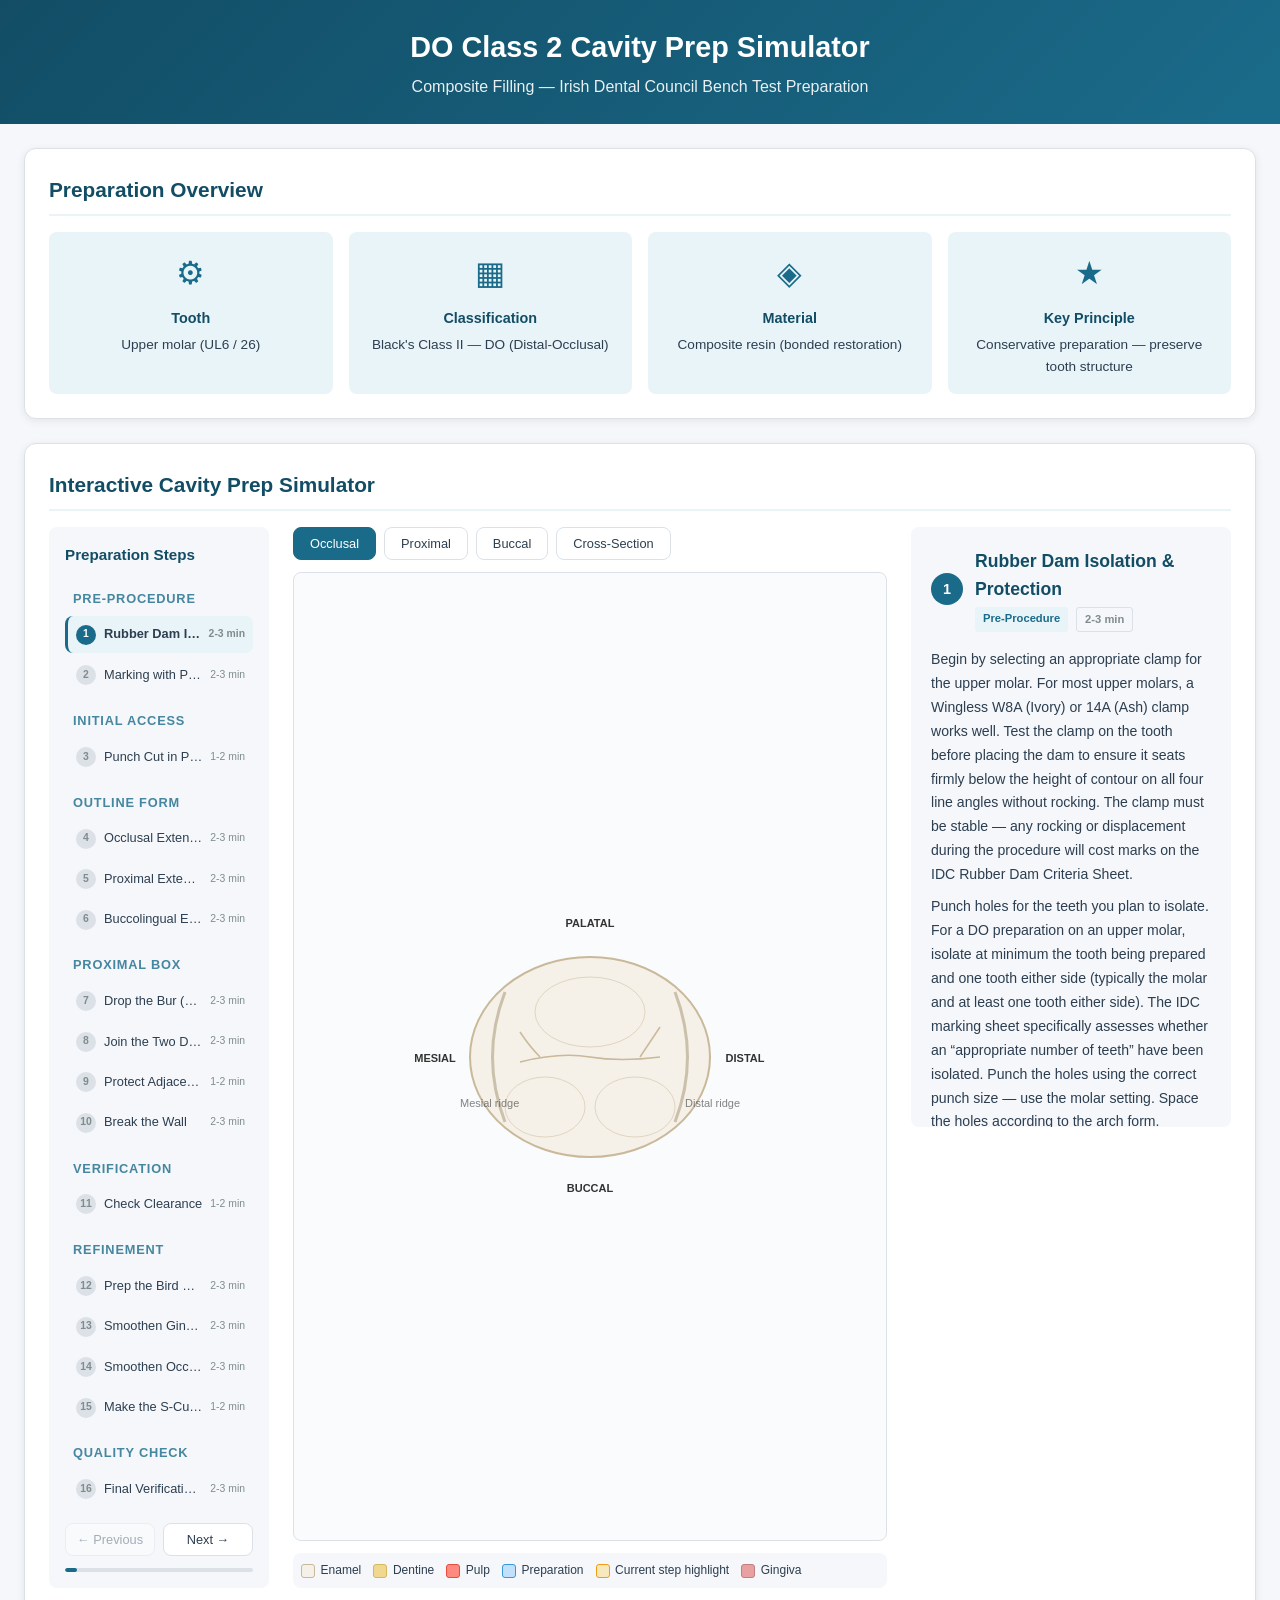
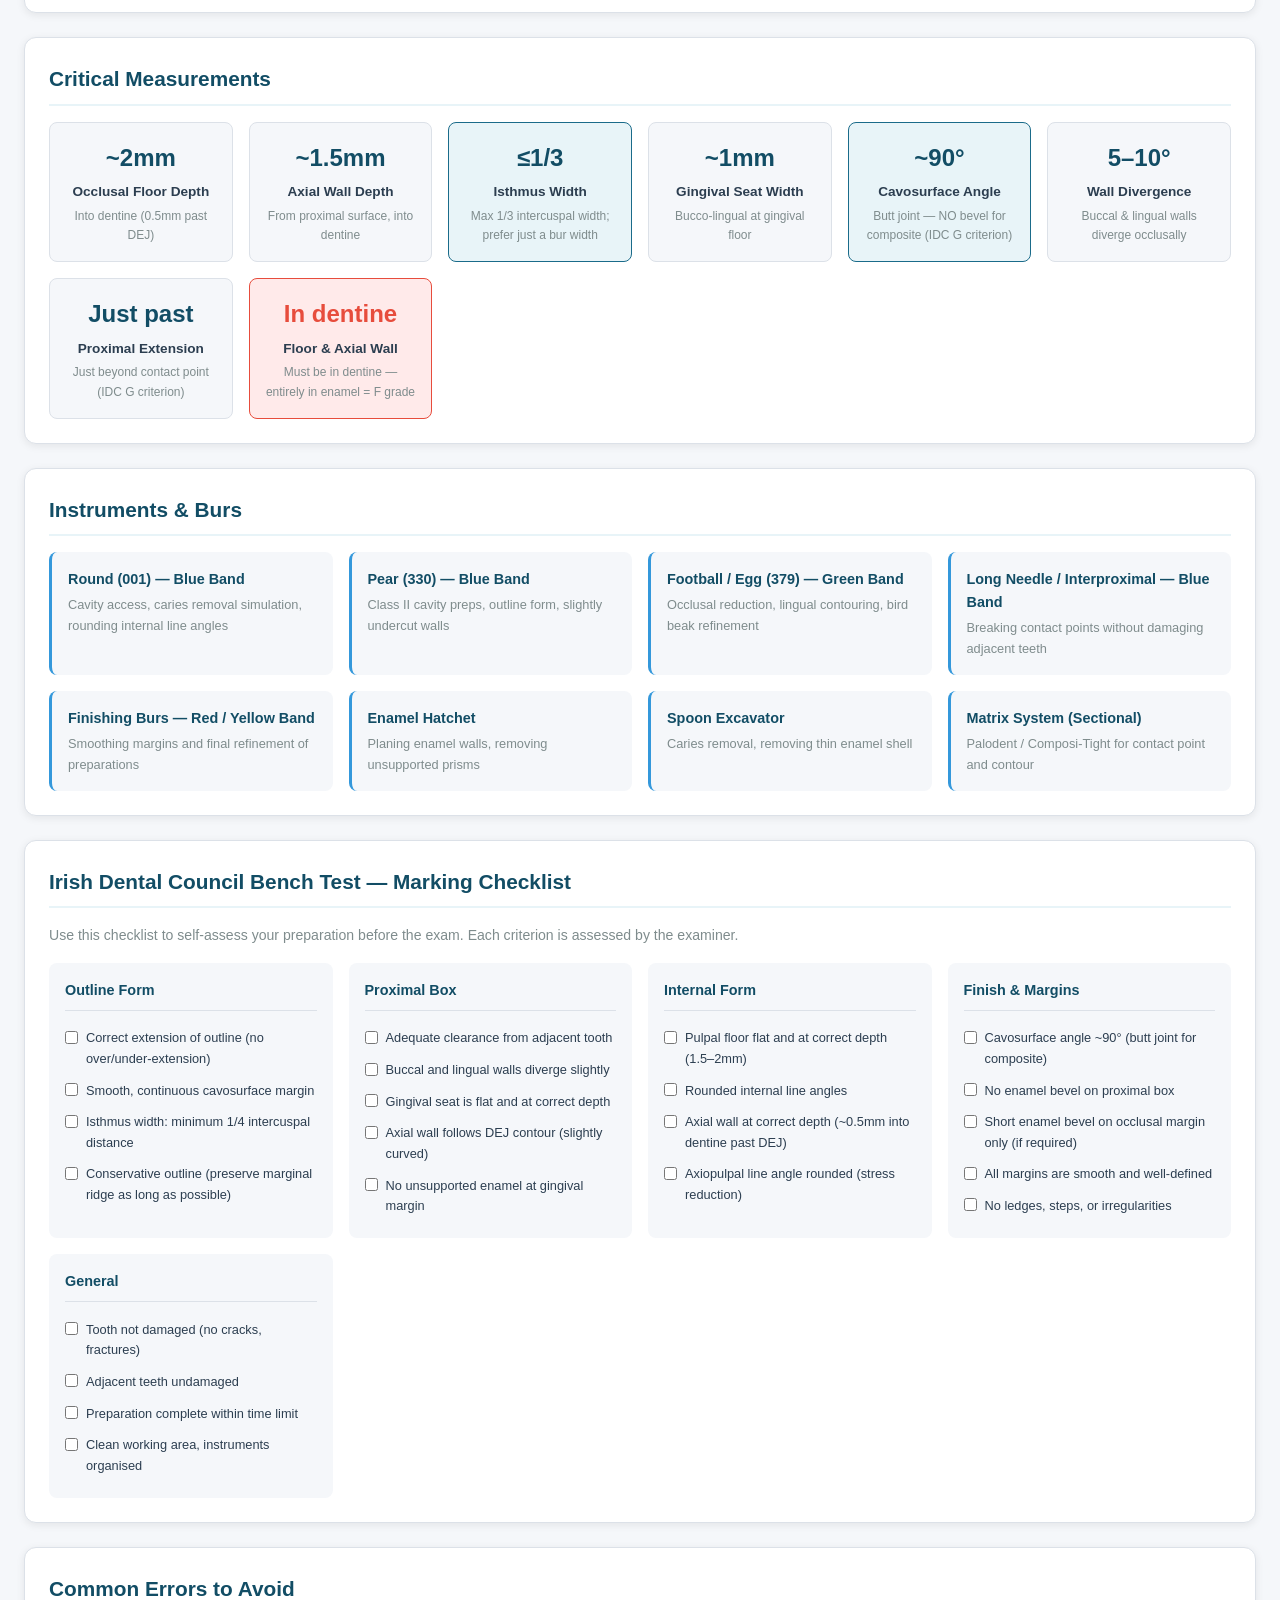
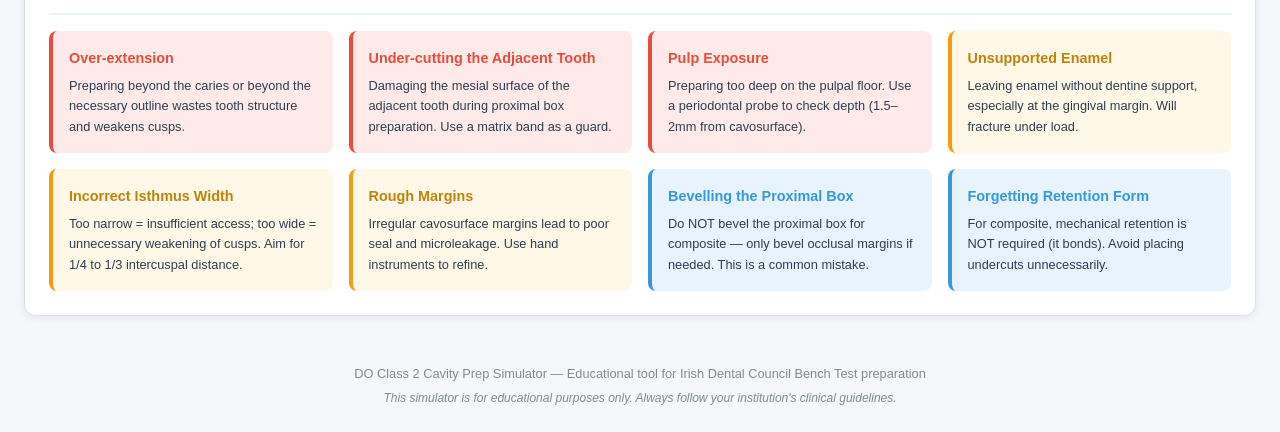
<file: dental-cavity-prep-simulator/index.html>
<!DOCTYPE html>
<html lang="en">
<head>
  <meta charset="UTF-8">
  <meta name="viewport" content="width=device-width, initial-scale=1.0">
  <title>DO Class 2 Cavity Prep Simulator - Irish Dental Council Bench Test</title>
  <link rel="stylesheet" href="styles.css">
</head>
<body>
  <header>
    <div class="header-content">
      <h1>DO Class 2 Cavity Prep Simulator</h1>
      <p class="subtitle">Composite Filling &mdash; Irish Dental Council Bench Test Preparation</p>
    </div>
  </header>

  <main>
    <!-- Overview Panel -->
    <section id="overview-panel" class="panel">
      <h2>Preparation Overview</h2>
      <div class="overview-grid">
        <div class="overview-card">
          <div class="card-icon">&#9881;</div>
          <h3>Tooth</h3>
          <p>Upper molar (UL6 / 26)</p>
        </div>
        <div class="overview-card">
          <div class="card-icon">&#9638;</div>
          <h3>Classification</h3>
          <p>Black's Class II &mdash; DO (Distal-Occlusal)</p>
        </div>
        <div class="overview-card">
          <div class="card-icon">&#9672;</div>
          <h3>Material</h3>
          <p>Composite resin (bonded restoration)</p>
        </div>
        <div class="overview-card">
          <div class="card-icon">&#9733;</div>
          <h3>Key Principle</h3>
          <p>Conservative preparation &mdash; preserve tooth structure</p>
        </div>
      </div>
    </section>

    <!-- Main Simulator -->
    <section id="simulator" class="panel">
      <h2>Interactive Cavity Prep Simulator</h2>
      <div class="simulator-layout">
        <!-- Step Navigation -->
        <nav id="step-nav">
          <h3>Preparation Steps</h3>
          <ol id="step-list">
            <!-- Steps populated by JS -->
          </ol>
          <div class="nav-buttons">
            <button id="prev-btn" disabled>&larr; Previous</button>
            <button id="next-btn">Next &rarr;</button>
          </div>
          <div class="progress-bar">
            <div id="progress-fill"></div>
          </div>
        </nav>

        <!-- Tooth Visualization -->
        <div id="visualization">
          <div class="view-tabs">
            <button class="view-tab active" data-view="occlusal">Occlusal</button>
            <button class="view-tab" data-view="proximal">Proximal</button>
            <button class="view-tab" data-view="buccal">Buccal</button>
            <button class="view-tab" data-view="cross-section">Cross-Section</button>
          </div>
          <div id="tooth-canvas">
            <svg id="tooth-svg" viewBox="0 0 500 500" xmlns="http://www.w3.org/2000/svg">
              <!-- Populated by JS -->
            </svg>
            <div id="measurement-overlay"></div>
          </div>
          <div id="legend">
            <!-- Populated by JS -->
          </div>
        </div>

        <!-- Step Details -->
        <div id="step-details">
          <div id="step-header">
            <span id="step-number" class="step-badge">1</span>
            <div>
              <h3 id="step-title">Select a Step</h3>
              <div class="step-meta">
                <span id="step-phase" class="phase-tag"></span>
                <span id="step-duration-display" class="duration-tag"></span>
              </div>
            </div>
          </div>
          <div id="step-description"></div>
          <div id="step-instruments">
            <h4>Instruments & Burs</h4>
            <ul id="instrument-list"></ul>
          </div>
          <div id="step-tips">
            <h4>Exam Tips</h4>
            <ul id="tips-list"></ul>
          </div>
          <div id="step-criteria">
            <h4>Assessment Criteria</h4>
            <ul id="criteria-list"></ul>
          </div>
          <div id="step-mistakes">
            <h4>Common Mistakes</h4>
            <ul id="mistakes-list"></ul>
          </div>
        </div>
      </div>
    </section>

    <!-- Measurements Reference -->
    <section id="measurements-panel" class="panel">
      <h2>Critical Measurements</h2>
      <div class="measurements-grid">
        <div class="measurement-card">
          <div class="measurement-value">~2mm</div>
          <div class="measurement-label">Occlusal Floor Depth</div>
          <div class="measurement-note">Into dentine (0.5mm past DEJ)</div>
        </div>
        <div class="measurement-card">
          <div class="measurement-value">~1.5mm</div>
          <div class="measurement-label">Axial Wall Depth</div>
          <div class="measurement-note">From proximal surface, into dentine</div>
        </div>
        <div class="measurement-card highlight">
          <div class="measurement-value">&le;1/3</div>
          <div class="measurement-label">Isthmus Width</div>
          <div class="measurement-note">Max 1/3 intercuspal width; prefer just a bur width</div>
        </div>
        <div class="measurement-card">
          <div class="measurement-value">~1mm</div>
          <div class="measurement-label">Gingival Seat Width</div>
          <div class="measurement-note">Bucco-lingual at gingival floor</div>
        </div>
        <div class="measurement-card highlight">
          <div class="measurement-value">~90&deg;</div>
          <div class="measurement-label">Cavosurface Angle</div>
          <div class="measurement-note">Butt joint &mdash; NO bevel for composite (IDC G criterion)</div>
        </div>
        <div class="measurement-card">
          <div class="measurement-value">5&ndash;10&deg;</div>
          <div class="measurement-label">Wall Divergence</div>
          <div class="measurement-note">Buccal &amp; lingual walls diverge occlusally</div>
        </div>
        <div class="measurement-card">
          <div class="measurement-value">Just past</div>
          <div class="measurement-label">Proximal Extension</div>
          <div class="measurement-note">Just beyond contact point (IDC G criterion)</div>
        </div>
        <div class="measurement-card danger">
          <div class="measurement-value">In dentine</div>
          <div class="measurement-label">Floor &amp; Axial Wall</div>
          <div class="measurement-note">Must be in dentine &mdash; entirely in enamel = F grade</div>
        </div>
      </div>
    </section>

    <!-- Instruments Reference -->
    <section id="instruments-panel" class="panel">
      <h2>Instruments &amp; Burs</h2>
      <div class="instruments-grid">
        <div class="instrument-card">
          <h4>Round (001) &mdash; Blue Band</h4>
          <p>Cavity access, caries removal simulation, rounding internal line angles</p>
        </div>
        <div class="instrument-card">
          <h4>Pear (330) &mdash; Blue Band</h4>
          <p>Class II cavity preps, outline form, slightly undercut walls</p>
        </div>
        <div class="instrument-card">
          <h4>Football / Egg (379) &mdash; Green Band</h4>
          <p>Occlusal reduction, lingual contouring, bird beak refinement</p>
        </div>
        <div class="instrument-card">
          <h4>Long Needle / Interproximal &mdash; Blue Band</h4>
          <p>Breaking contact points without damaging adjacent teeth</p>
        </div>
        <div class="instrument-card">
          <h4>Finishing Burs &mdash; Red / Yellow Band</h4>
          <p>Smoothing margins and final refinement of preparations</p>
        </div>
        <div class="instrument-card">
          <h4>Enamel Hatchet</h4>
          <p>Planing enamel walls, removing unsupported prisms</p>
        </div>
        <div class="instrument-card">
          <h4>Spoon Excavator</h4>
          <p>Caries removal, removing thin enamel shell</p>
        </div>
        <div class="instrument-card">
          <h4>Matrix System (Sectional)</h4>
          <p>Palodent / Composi-Tight for contact point and contour</p>
        </div>
      </div>
    </section>

    <!-- Exam Checklist -->
    <section id="checklist-panel" class="panel">
      <h2>Irish Dental Council Bench Test &mdash; Marking Checklist</h2>
      <div class="checklist-intro">
        <p>Use this checklist to self-assess your preparation before the exam. Each criterion is assessed by the examiner.</p>
      </div>
      <div class="checklist-grid">
        <div class="checklist-category">
          <h3>Outline Form</h3>
          <label class="check-item"><input type="checkbox"> Correct extension of outline (no over/under-extension)</label>
          <label class="check-item"><input type="checkbox"> Smooth, continuous cavosurface margin</label>
          <label class="check-item"><input type="checkbox"> Isthmus width: minimum 1/4 intercuspal distance</label>
          <label class="check-item"><input type="checkbox"> Conservative outline (preserve marginal ridge as long as possible)</label>
        </div>
        <div class="checklist-category">
          <h3>Proximal Box</h3>
          <label class="check-item"><input type="checkbox"> Adequate clearance from adjacent tooth</label>
          <label class="check-item"><input type="checkbox"> Buccal and lingual walls diverge slightly</label>
          <label class="check-item"><input type="checkbox"> Gingival seat is flat and at correct depth</label>
          <label class="check-item"><input type="checkbox"> Axial wall follows DEJ contour (slightly curved)</label>
          <label class="check-item"><input type="checkbox"> No unsupported enamel at gingival margin</label>
        </div>
        <div class="checklist-category">
          <h3>Internal Form</h3>
          <label class="check-item"><input type="checkbox"> Pulpal floor flat and at correct depth (1.5&ndash;2mm)</label>
          <label class="check-item"><input type="checkbox"> Rounded internal line angles</label>
          <label class="check-item"><input type="checkbox"> Axial wall at correct depth (~0.5mm into dentine past DEJ)</label>
          <label class="check-item"><input type="checkbox"> Axiopulpal line angle rounded (stress reduction)</label>
        </div>
        <div class="checklist-category">
          <h3>Finish &amp; Margins</h3>
          <label class="check-item"><input type="checkbox"> Cavosurface angle ~90&deg; (butt joint for composite)</label>
          <label class="check-item"><input type="checkbox"> No enamel bevel on proximal box</label>
          <label class="check-item"><input type="checkbox"> Short enamel bevel on occlusal margin only (if required)</label>
          <label class="check-item"><input type="checkbox"> All margins are smooth and well-defined</label>
          <label class="check-item"><input type="checkbox"> No ledges, steps, or irregularities</label>
        </div>
        <div class="checklist-category">
          <h3>General</h3>
          <label class="check-item"><input type="checkbox"> Tooth not damaged (no cracks, fractures)</label>
          <label class="check-item"><input type="checkbox"> Adjacent teeth undamaged</label>
          <label class="check-item"><input type="checkbox"> Preparation complete within time limit</label>
          <label class="check-item"><input type="checkbox"> Clean working area, instruments organised</label>
        </div>
      </div>
    </section>

    <!-- Common Errors -->
    <section id="errors-panel" class="panel">
      <h2>Common Errors to Avoid</h2>
      <div class="errors-grid">
        <div class="error-card danger">
          <h4>Over-extension</h4>
          <p>Preparing beyond the caries or beyond the necessary outline wastes tooth structure and weakens cusps.</p>
        </div>
        <div class="error-card danger">
          <h4>Under-cutting the Adjacent Tooth</h4>
          <p>Damaging the mesial surface of the adjacent tooth during proximal box preparation. Use a matrix band as a guard.</p>
        </div>
        <div class="error-card danger">
          <h4>Pulp Exposure</h4>
          <p>Preparing too deep on the pulpal floor. Use a periodontal probe to check depth (1.5&ndash;2mm from cavosurface).</p>
        </div>
        <div class="error-card warning">
          <h4>Unsupported Enamel</h4>
          <p>Leaving enamel without dentine support, especially at the gingival margin. Will fracture under load.</p>
        </div>
        <div class="error-card warning">
          <h4>Incorrect Isthmus Width</h4>
          <p>Too narrow = insufficient access; too wide = unnecessary weakening of cusps. Aim for 1/4 to 1/3 intercuspal distance.</p>
        </div>
        <div class="error-card warning">
          <h4>Rough Margins</h4>
          <p>Irregular cavosurface margins lead to poor seal and microleakage. Use hand instruments to refine.</p>
        </div>
        <div class="error-card info">
          <h4>Bevelling the Proximal Box</h4>
          <p>Do NOT bevel the proximal box for composite &mdash; only bevel occlusal margins if needed. This is a common mistake.</p>
        </div>
        <div class="error-card info">
          <h4>Forgetting Retention Form</h4>
          <p>For composite, mechanical retention is NOT required (it bonds). Avoid placing undercuts unnecessarily.</p>
        </div>
      </div>
    </section>
  </main>

  <footer>
    <p>DO Class 2 Cavity Prep Simulator &mdash; Educational tool for Irish Dental Council Bench Test preparation</p>
    <p class="disclaimer">This simulator is for educational purposes only. Always follow your institution's clinical guidelines.</p>
  </footer>

  <script src="app.js"></script>
</body>
</html>
</file>
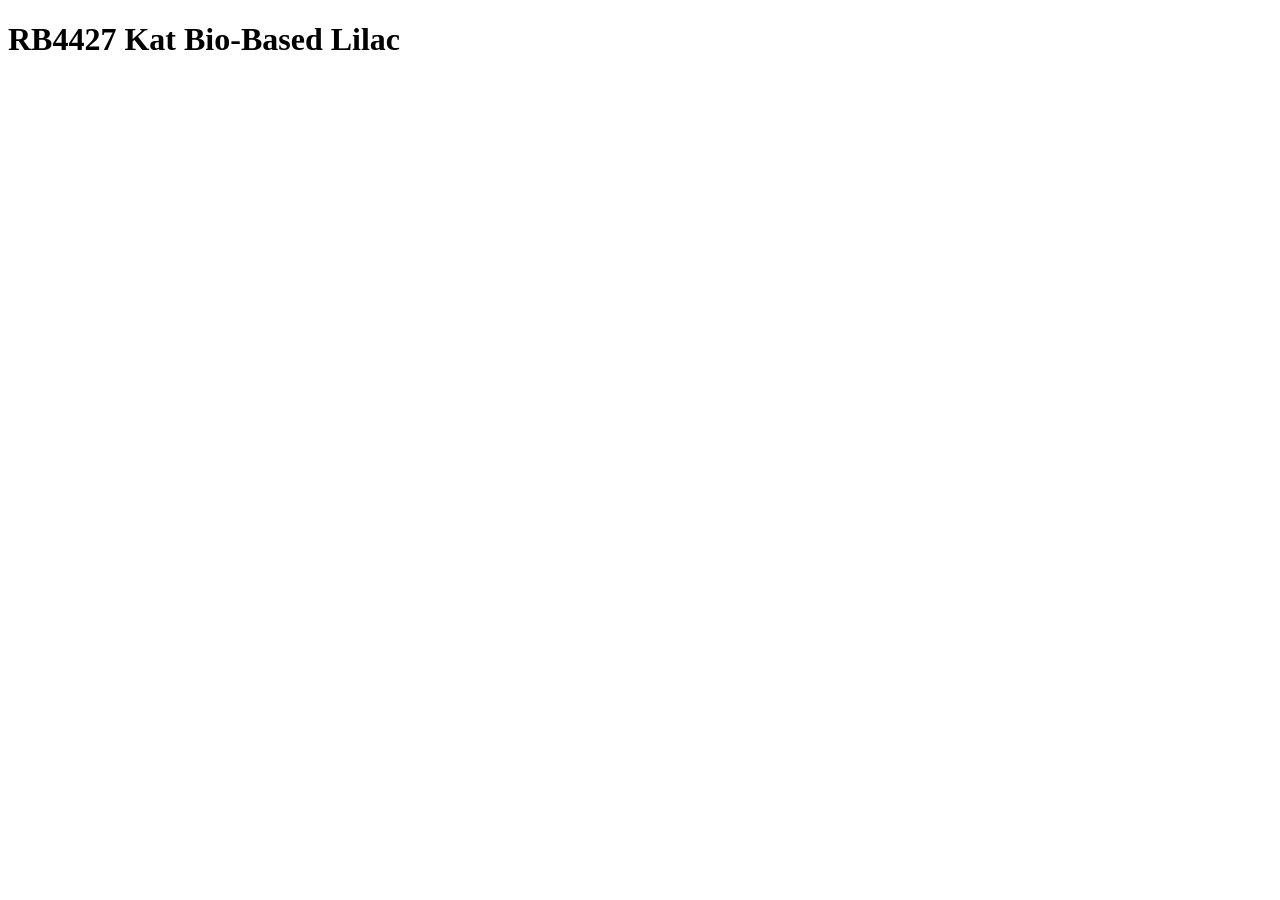
<file: price-tracker/tests/fixtures/jsonld_product.html>
<!DOCTYPE html>
<html>
<head>
  <title>RB4427 Kat Bio-Based Lilac | Ray-Ban® Ireland</title>
  <script type="application/ld+json">
  {
    "@context": "https://schema.org",
    "@type": "Product",
    "name": "RB4427 Kat Bio-Based Lilac",
    "image": "https://assets.ray-ban.com/rb4427.jpg",
    "sku": "8056262014486",
    "brand": {
      "@type": "Brand",
      "name": "Ray-Ban"
    },
    "offers": {
      "@type": "Offer",
      "url": "https://www.ray-ban.com/ireland/sunglasses/RB4427/8056262014486",
      "priceCurrency": "EUR",
      "price": "173.00",
      "availability": "https://schema.org/InStock"
    }
  }
  </script>
</head>
<body>
  <h1>RB4427 Kat Bio-Based Lilac</h1>
</body>
</html>
</file>
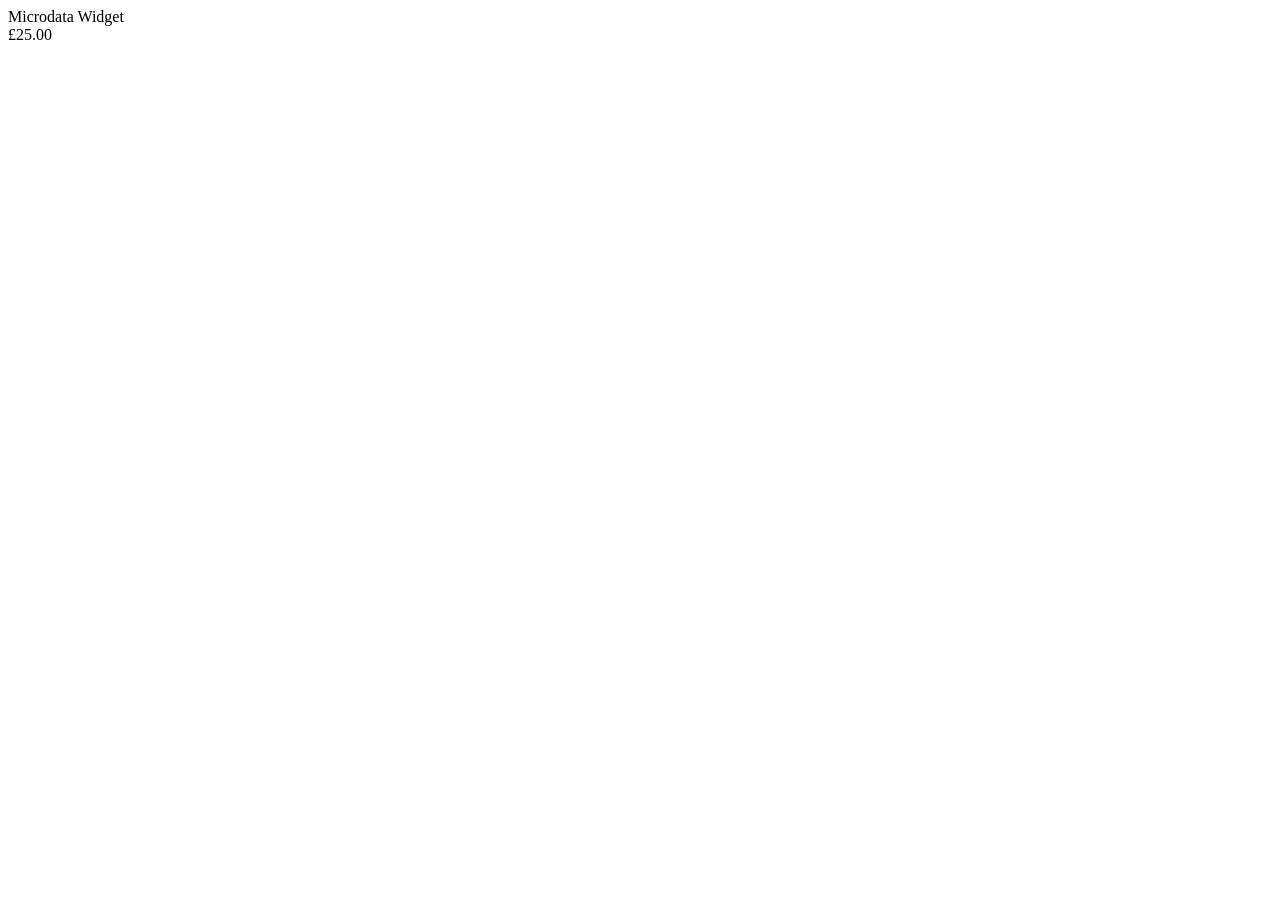
<file: price-tracker/tests/fixtures/microdata_only.html>
<!DOCTYPE html>
<html>
<head><title>Microdata Product</title></head>
<body itemscope itemtype="https://schema.org/Product">
  <span itemprop="name">Microdata Widget</span>
  <div itemprop="offers" itemscope itemtype="https://schema.org/Offer">
    <span itemprop="price" content="25.00">£25.00</span>
    <meta itemprop="priceCurrency" content="GBP" />
  </div>
</body>
</html>
</file>
<file: dental-cavity-prep-simulator/styles.css>
/* === Reset & Base === */
*, *::before, *::after {
  box-sizing: border-box;
  margin: 0;
  padding: 0;
}

:root {
  --primary: #1a6b8a;
  --primary-dark: #124d65;
  --primary-light: #e8f4f8;
  --accent: #2ecc71;
  --accent-dark: #27ae60;
  --danger: #e74c3c;
  --warning: #f39c12;
  --info: #3498db;
  --text: #2c3e50;
  --text-light: #7f8c8d;
  --bg: #f5f7fa;
  --card-bg: #ffffff;
  --border: #dce1e8;
  --shadow: 0 2px 8px rgba(0,0,0,0.08);
  --shadow-lg: 0 4px 20px rgba(0,0,0,0.12);
  --radius: 8px;
  --radius-lg: 12px;

  /* Tooth colors */
  --enamel: #f5f0e8;
  --enamel-stroke: #c9b99a;
  --dentine: #f0d890;
  --dentine-dark: #d4b85c;
  --pulp: #e74c3c;
  --pulp-light: #ff8a80;
  --prep-area: rgba(100, 180, 255, 0.35);
  --prep-stroke: #3498db;
  --gingiva: #e8a0a0;
  --cementum: #c4a265;
}

body {
  font-family: -apple-system, BlinkMacSystemFont, 'Segoe UI', Roboto, Oxygen, sans-serif;
  color: var(--text);
  background: var(--bg);
  line-height: 1.6;
  min-height: 100vh;
}

/* === Header === */
header {
  background: linear-gradient(135deg, var(--primary-dark), var(--primary));
  color: white;
  padding: 1.5rem 2rem;
  text-align: center;
}

.header-content h1 {
  font-size: 1.8rem;
  font-weight: 700;
  margin-bottom: 0.25rem;
}

.subtitle {
  font-size: 1rem;
  opacity: 0.9;
  font-weight: 300;
}

/* === Main Layout === */
main {
  max-width: 1400px;
  margin: 0 auto;
  padding: 1.5rem;
  display: flex;
  flex-direction: column;
  gap: 1.5rem;
}

/* === Panels === */
.panel {
  background: var(--card-bg);
  border-radius: var(--radius-lg);
  box-shadow: var(--shadow);
  padding: 1.5rem;
  border: 1px solid var(--border);
}

.panel h2 {
  font-size: 1.3rem;
  color: var(--primary-dark);
  margin-bottom: 1rem;
  padding-bottom: 0.5rem;
  border-bottom: 2px solid var(--primary-light);
}

/* === Overview === */
.overview-grid {
  display: grid;
  grid-template-columns: repeat(auto-fit, minmax(200px, 1fr));
  gap: 1rem;
}

.overview-card {
  background: var(--primary-light);
  border-radius: var(--radius);
  padding: 1rem;
  text-align: center;
}

.card-icon {
  font-size: 2rem;
  color: var(--primary);
  margin-bottom: 0.5rem;
}

.overview-card h3 {
  font-size: 0.9rem;
  color: var(--primary-dark);
  margin-bottom: 0.25rem;
}

.overview-card p {
  font-size: 0.85rem;
  color: var(--text);
}

/* === Simulator Layout === */
.simulator-layout {
  display: grid;
  grid-template-columns: 220px 1fr 320px;
  gap: 1.5rem;
  min-height: 600px;
}

@media (max-width: 1100px) {
  .simulator-layout {
    grid-template-columns: 1fr;
  }
}

/* === Step Navigation === */
#step-nav {
  background: var(--bg);
  border-radius: var(--radius);
  padding: 1rem;
}

#step-nav h3 {
  font-size: 0.95rem;
  color: var(--primary-dark);
  margin-bottom: 0.75rem;
}

#step-list {
  list-style: none;
  margin-bottom: 1rem;
}

#step-list li {
  padding: 0.5rem 0.5rem;
  margin-bottom: 0.25rem;
  border-radius: var(--radius);
  font-size: 0.8rem;
  cursor: pointer;
  transition: all 0.2s;
  border-left: 3px solid transparent;
  display: flex;
  align-items: center;
  gap: 0.5rem;
}

#step-list li:hover {
  background: var(--primary-light);
}

#step-list li.active {
  background: var(--primary-light);
  border-left-color: var(--primary);
  font-weight: 600;
}

#step-list li.completed {
  color: var(--accent-dark);
}

.step-indicator {
  width: 20px;
  height: 20px;
  border-radius: 50%;
  background: var(--border);
  display: flex;
  align-items: center;
  justify-content: center;
  font-size: 0.65rem;
  font-weight: 700;
  color: var(--text-light);
  flex-shrink: 0;
}

li.active .step-indicator {
  background: var(--primary);
  color: white;
}

li.completed .step-indicator {
  background: var(--accent);
  color: white;
}

.nav-buttons {
  display: flex;
  gap: 0.5rem;
  margin-bottom: 0.75rem;
}

.nav-buttons button {
  flex: 1;
  padding: 0.5rem;
  border: 1px solid var(--border);
  border-radius: var(--radius);
  background: white;
  color: var(--text);
  font-size: 0.8rem;
  cursor: pointer;
  transition: all 0.2s;
}

.nav-buttons button:hover:not(:disabled) {
  background: var(--primary);
  color: white;
  border-color: var(--primary);
}

.nav-buttons button:disabled {
  opacity: 0.4;
  cursor: not-allowed;
}

.progress-bar {
  height: 4px;
  background: var(--border);
  border-radius: 2px;
  overflow: hidden;
}

#progress-fill {
  height: 100%;
  background: var(--primary);
  border-radius: 2px;
  transition: width 0.3s;
  width: 0%;
}

/* === Visualization === */
#visualization {
  display: flex;
  flex-direction: column;
}

.view-tabs {
  display: flex;
  gap: 0.5rem;
  margin-bottom: 0.75rem;
}

.view-tab {
  padding: 0.5rem 1rem;
  border: 1px solid var(--border);
  border-radius: var(--radius);
  background: white;
  color: var(--text);
  font-size: 0.8rem;
  cursor: pointer;
  transition: all 0.2s;
}

.view-tab.active {
  background: var(--primary);
  color: white;
  border-color: var(--primary);
}

.view-tab:hover:not(.active) {
  background: var(--primary-light);
}

#tooth-canvas {
  flex: 1;
  background: #fafbfc;
  border: 1px solid var(--border);
  border-radius: var(--radius);
  position: relative;
  display: flex;
  align-items: center;
  justify-content: center;
  min-height: 400px;
}

#tooth-svg {
  width: 100%;
  height: 100%;
  max-height: 500px;
}

#legend {
  display: flex;
  flex-wrap: wrap;
  gap: 0.75rem;
  margin-top: 0.75rem;
  padding: 0.5rem;
  background: var(--bg);
  border-radius: var(--radius);
  font-size: 0.75rem;
}

.legend-item {
  display: flex;
  align-items: center;
  gap: 0.35rem;
}

.legend-swatch {
  width: 14px;
  height: 14px;
  border-radius: 3px;
  border: 1px solid rgba(0,0,0,0.15);
}

/* === Step Details === */
#step-details {
  background: var(--bg);
  border-radius: var(--radius);
  padding: 1.25rem;
  overflow-y: auto;
  max-height: 600px;
}

#step-header {
  display: flex;
  align-items: center;
  gap: 0.75rem;
  margin-bottom: 1rem;
}

.step-badge {
  width: 32px;
  height: 32px;
  border-radius: 50%;
  background: var(--primary);
  color: white;
  display: flex;
  align-items: center;
  justify-content: center;
  font-weight: 700;
  font-size: 0.9rem;
  flex-shrink: 0;
}

#step-title {
  font-size: 1.1rem;
  color: var(--primary-dark);
}

#step-description {
  font-size: 0.88rem;
  line-height: 1.7;
  margin-bottom: 1rem;
  color: var(--text);
}

#step-description p {
  margin-bottom: 0.5rem;
}

#step-details h4 {
  font-size: 0.85rem;
  color: var(--primary);
  margin-bottom: 0.5rem;
  margin-top: 0.75rem;
  text-transform: uppercase;
  letter-spacing: 0.5px;
}

#step-details ul {
  list-style: none;
  margin-bottom: 0.5rem;
}

#step-details ul li {
  font-size: 0.83rem;
  padding: 0.3rem 0;
  padding-left: 1rem;
  position: relative;
}

#step-details ul li::before {
  content: '';
  position: absolute;
  left: 0;
  top: 0.6rem;
  width: 6px;
  height: 6px;
  border-radius: 50%;
  background: var(--primary);
}

#step-instruments ul li::before {
  background: var(--info);
}

#step-tips ul li::before {
  background: var(--warning);
}

#step-criteria ul li::before {
  background: var(--accent);
}

#step-criteria ul li.criteria-critical::before {
  background: var(--danger);
}

.critical-badge {
  display: inline-block;
  font-size: 0.65rem;
  font-weight: 700;
  color: white;
  background: var(--danger);
  padding: 0.1rem 0.4rem;
  border-radius: 3px;
  text-transform: uppercase;
  letter-spacing: 0.5px;
  margin-left: 0.3rem;
  vertical-align: middle;
}

#step-mistakes ul li::before {
  background: var(--danger);
  opacity: 0.6;
}

/* Step meta (phase + duration) */
.step-meta {
  display: flex;
  gap: 0.5rem;
  margin-top: 0.25rem;
}

.phase-tag {
  font-size: 0.7rem;
  font-weight: 600;
  color: var(--primary);
  background: var(--primary-light);
  padding: 0.15rem 0.5rem;
  border-radius: 3px;
}

.duration-tag {
  font-size: 0.7rem;
  font-weight: 600;
  color: var(--text-light);
  background: var(--bg);
  padding: 0.15rem 0.5rem;
  border-radius: 3px;
  border: 1px solid var(--border);
}

/* Phase headers in step nav */
.phase-header {
  font-size: 0.7rem;
  font-weight: 700;
  color: var(--primary);
  text-transform: uppercase;
  letter-spacing: 0.8px;
  padding: 0.6rem 0.5rem 0.2rem !important;
  margin-top: 0.5rem;
  border-left: none !important;
  cursor: default !important;
  opacity: 0.8;
}

.phase-header:hover {
  background: transparent !important;
}

/* Step nav duration badge */
.step-nav-title {
  flex: 1;
  min-width: 0;
  overflow: hidden;
  text-overflow: ellipsis;
  white-space: nowrap;
}

.step-duration {
  font-size: 0.65rem;
  color: var(--text-light);
  white-space: nowrap;
  flex-shrink: 0;
}

/* === Measurements === */
.measurements-grid {
  display: grid;
  grid-template-columns: repeat(auto-fit, minmax(180px, 1fr));
  gap: 1rem;
}

.measurement-card {
  text-align: center;
  padding: 1rem;
  background: var(--bg);
  border-radius: var(--radius);
  border: 1px solid var(--border);
}

.measurement-card.highlight {
  border-color: var(--primary);
  background: var(--primary-light);
}

.measurement-card.danger {
  border-color: var(--danger);
  background: #ffeaea;
}

.measurement-card.danger .measurement-value {
  color: var(--danger);
}

.measurement-value {
  font-size: 1.5rem;
  font-weight: 700;
  color: var(--primary-dark);
  margin-bottom: 0.25rem;
}

.measurement-label {
  font-size: 0.85rem;
  font-weight: 600;
  color: var(--text);
  margin-bottom: 0.25rem;
}

.measurement-note {
  font-size: 0.75rem;
  color: var(--text-light);
}

/* === Instruments === */
.instruments-grid {
  display: grid;
  grid-template-columns: repeat(auto-fit, minmax(250px, 1fr));
  gap: 1rem;
}

.instrument-card {
  padding: 1rem;
  background: var(--bg);
  border-radius: var(--radius);
  border-left: 3px solid var(--info);
}

.instrument-card h4 {
  font-size: 0.9rem;
  color: var(--primary-dark);
  margin-bottom: 0.25rem;
}

.instrument-card p {
  font-size: 0.8rem;
  color: var(--text-light);
}

/* === Checklist === */
.checklist-intro {
  margin-bottom: 1rem;
  font-size: 0.88rem;
  color: var(--text-light);
}

.checklist-grid {
  display: grid;
  grid-template-columns: repeat(auto-fit, minmax(280px, 1fr));
  gap: 1rem;
}

.checklist-category {
  background: var(--bg);
  border-radius: var(--radius);
  padding: 1rem;
}

.checklist-category h3 {
  font-size: 0.9rem;
  color: var(--primary-dark);
  margin-bottom: 0.75rem;
  padding-bottom: 0.5rem;
  border-bottom: 1px solid var(--border);
}

.check-item {
  display: flex;
  align-items: flex-start;
  gap: 0.5rem;
  font-size: 0.8rem;
  padding: 0.35rem 0;
  cursor: pointer;
}

.check-item input[type="checkbox"] {
  margin-top: 0.15rem;
  accent-color: var(--accent);
}

/* === Errors === */
.errors-grid {
  display: grid;
  grid-template-columns: repeat(auto-fit, minmax(280px, 1fr));
  gap: 1rem;
}

.error-card {
  padding: 1rem;
  border-radius: var(--radius);
  border-left: 4px solid;
}

.error-card.danger {
  background: #ffeaea;
  border-left-color: var(--danger);
}

.error-card.warning {
  background: #fff8e6;
  border-left-color: var(--warning);
}

.error-card.info {
  background: #e8f4fd;
  border-left-color: var(--info);
}

.error-card h4 {
  font-size: 0.9rem;
  margin-bottom: 0.35rem;
}

.error-card.danger h4 { color: var(--danger); }
.error-card.warning h4 { color: #c0820a; }
.error-card.info h4 { color: var(--info); }

.error-card p {
  font-size: 0.8rem;
  color: var(--text);
}

/* === Footer === */
footer {
  text-align: center;
  padding: 1.5rem;
  color: var(--text-light);
  font-size: 0.8rem;
}

.disclaimer {
  font-style: italic;
  margin-top: 0.25rem;
  font-size: 0.75rem;
}

/* === SVG Styles === */
.tooth-outline {
  fill: var(--enamel);
  stroke: var(--enamel-stroke);
  stroke-width: 2;
}

.dentine-area {
  fill: var(--dentine);
  stroke: var(--dentine-dark);
  stroke-width: 1.5;
}

.pulp-area {
  fill: var(--pulp-light);
  stroke: var(--pulp);
  stroke-width: 1.5;
}

.prep-outline {
  fill: var(--prep-area);
  stroke: var(--prep-stroke);
  stroke-width: 2;
  stroke-dasharray: 6 3;
}

.prep-filled {
  fill: var(--prep-area);
  stroke: var(--prep-stroke);
  stroke-width: 2;
}

.annotation-line {
  stroke: #555;
  stroke-width: 1;
  stroke-dasharray: 4 2;
}

.annotation-text {
  font-size: 11px;
  fill: #333;
  font-family: -apple-system, sans-serif;
}

.dimension-line {
  stroke: var(--danger);
  stroke-width: 1.5;
  marker-start: url(#arrow-start);
  marker-end: url(#arrow-end);
}

.dimension-text {
  font-size: 10px;
  fill: var(--danger);
  font-weight: 600;
  font-family: -apple-system, sans-serif;
}

.highlight-area {
  fill: rgba(255, 200, 50, 0.3);
  stroke: var(--warning);
  stroke-width: 2;
  animation: pulse-highlight 1.5s ease-in-out infinite;
}

@keyframes pulse-highlight {
  0%, 100% { opacity: 0.6; }
  50% { opacity: 1; }
}

.fissure-line {
  stroke: var(--enamel-stroke);
  stroke-width: 1.5;
  fill: none;
}

.gingiva-area {
  fill: var(--gingiva);
  stroke: #c08080;
  stroke-width: 1;
}

.bone-area {
  fill: #f0e6d0;
  stroke: #c4aa78;
  stroke-width: 1;
}

.adjacent-tooth {
  fill: #e8e3da;
  stroke: #b0a890;
  stroke-width: 1.5;
  opacity: 0.7;
}

.bur-path {
  fill: none;
  stroke: var(--danger);
  stroke-width: 2;
  stroke-dasharray: 8 4;
  opacity: 0.8;
}

.label-bg {
  fill: white;
  stroke: var(--border);
  stroke-width: 0.5;
  rx: 3;
}

/* SVG animation classes */
.fade-in {
  animation: svgFadeIn 0.5s ease-in-out forwards;
}

@keyframes svgFadeIn {
  from { opacity: 0; }
  to { opacity: 1; }
}

/* === Responsive === */
@media (max-width: 768px) {
  header {
    padding: 1rem;
  }

  .header-content h1 {
    font-size: 1.3rem;
  }

  main {
    padding: 1rem;
  }

  .simulator-layout {
    grid-template-columns: 1fr;
  }

  #step-nav {
    order: 2;
  }

  #visualization {
    order: 1;
  }

  #step-details {
    order: 3;
    max-height: none;
  }

  .measurements-grid {
    grid-template-columns: repeat(2, 1fr);
  }
}
</file>
